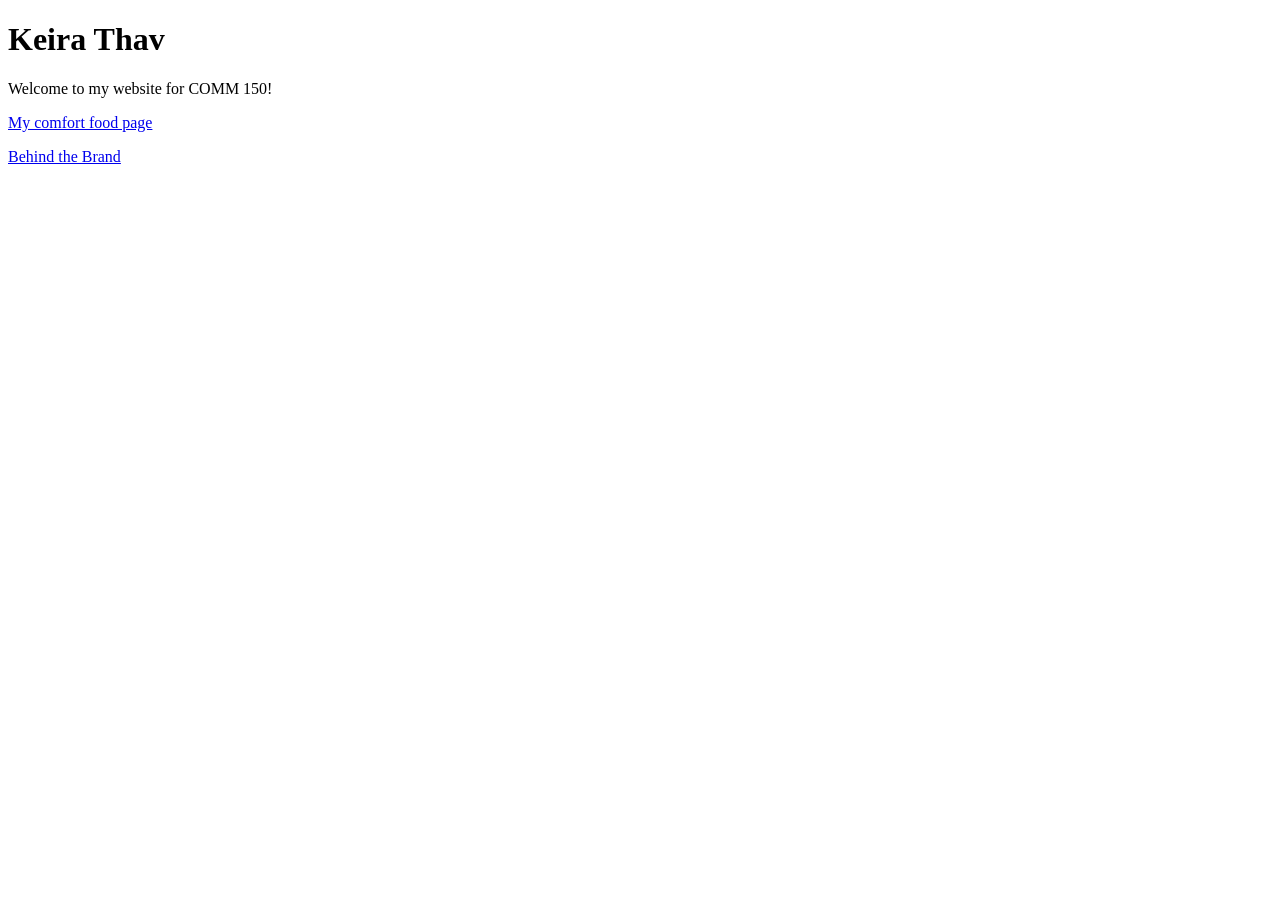
<file: index.html>
<!DOCTYPE html>
<html lang="en">
<head>
  <meta charset="UTF-8">
  <meta name="viewport" content="width=device-width, initial-scale=1.0">
  <title>Keira Thav | COMM 150</title>
</head>
<body>
  <h1>Keira Thav</h1>
  <p>Welcome to my website for COMM 150!</p>
<p><a href="food.html">My comfort food page</a></p>
<p><a href="brands.html">Behind the Brand</a></p>
</body>
</html>
</file>
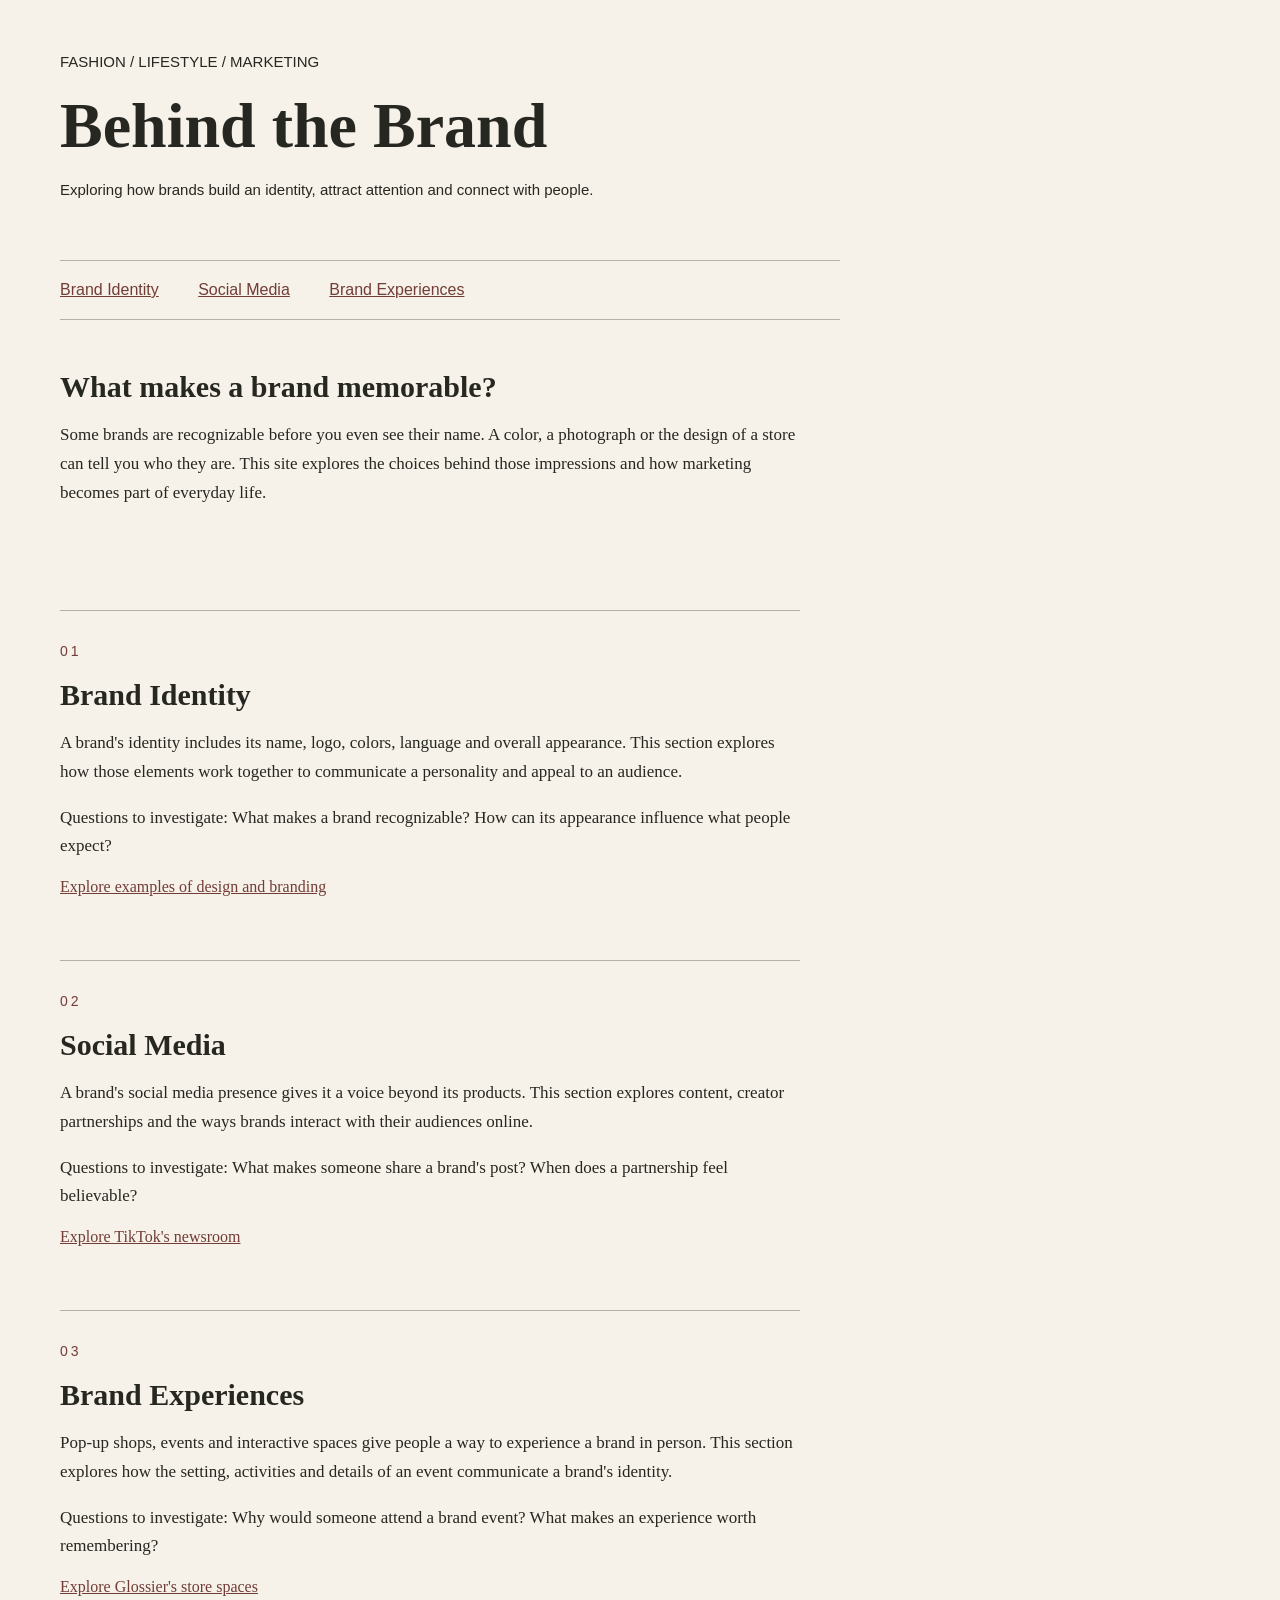
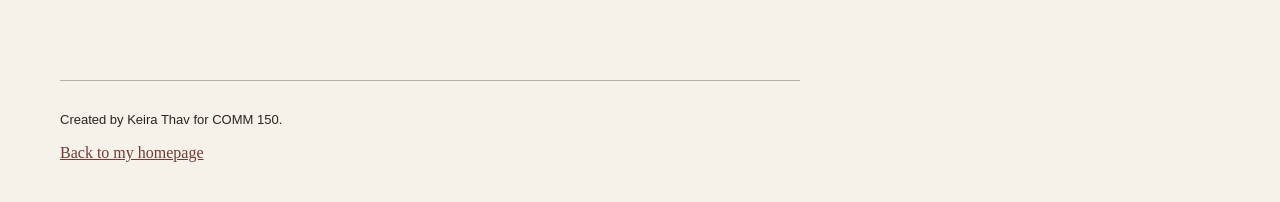
<file: brands.html>
<!DOCTYPE html>
<html lang="en">
<head>
    <meta charset="UTF-8">
    <title>Behind the Brand</title>
    <link rel="stylesheet" href="brands.css">
</head>

<body>

    <div id="header">
        <p>FASHION / LIFESTYLE / MARKETING</p>
        <h1>Behind the Brand</h1>
        <p>
            Exploring how brands build an identity,
            attract attention and connect with people.
        </p>
    </div>

    <div id="navigation">
        <a href="#identity">Brand Identity</a>
        <a href="#social">Social Media</a>
        <a href="#experiences">Brand Experiences</a>
    </div>

    <div id="introduction">
        <h2>What makes a brand memorable?</h2>
        <p>
            Some brands are recognizable before you even see their
            name. A color, a photograph or the design of a store
            can tell you who they are. This site explores the
            choices behind those impressions and how marketing
            becomes part of everyday life.
        </p>
    </div>

    <div id="identity">
        <p class="number">01</p>
        <h2>Brand Identity</h2>
        <p>
            A brand's identity includes its name, logo, colors,
            language and overall appearance. This section explores
            how those elements work together to communicate a
            personality and appeal to an audience.
        </p>
        <p>
            Questions to investigate: What makes a brand recognizable?
            How can its appearance influence what people expect?
        </p>
        <a href="https://www.pentagram.com/work">
            Explore examples of design and branding
        </a>
    </div>

    <div id="social">
        <p class="number">02</p>
        <h2>Social Media</h2>
        <p>
            A brand's social media presence gives it a voice beyond
            its products. This section explores content, creator
            partnerships and the ways brands interact with their
            audiences online.
        </p>
        <p>
            Questions to investigate: What makes someone share a
            brand's post? When does a partnership feel believable?
        </p>
        <a href="https://newsroom.tiktok.com/">
            Explore TikTok's newsroom
        </a>
    </div>

    <div id="experiences">
        <p class="number">03</p>
        <h2>Brand Experiences</h2>
        <p>
            Pop-up shops, events and interactive spaces give people
            a way to experience a brand in person. This section
            explores how the setting, activities and details of
            an event communicate a brand's identity.
        </p>
        <p>
            Questions to investigate: Why would someone attend a
            brand event? What makes an experience worth remembering?
        </p>
        <a href="https://www.glossier.com/pages/stores">
            Explore Glossier's store spaces
        </a>
    </div>

    <div id="footer">
        <p>Created by Keira Thav for COMM 150.</p>
        <a href="index.html">Back to my homepage</a>
    </div>

</body>
</html>
</file>
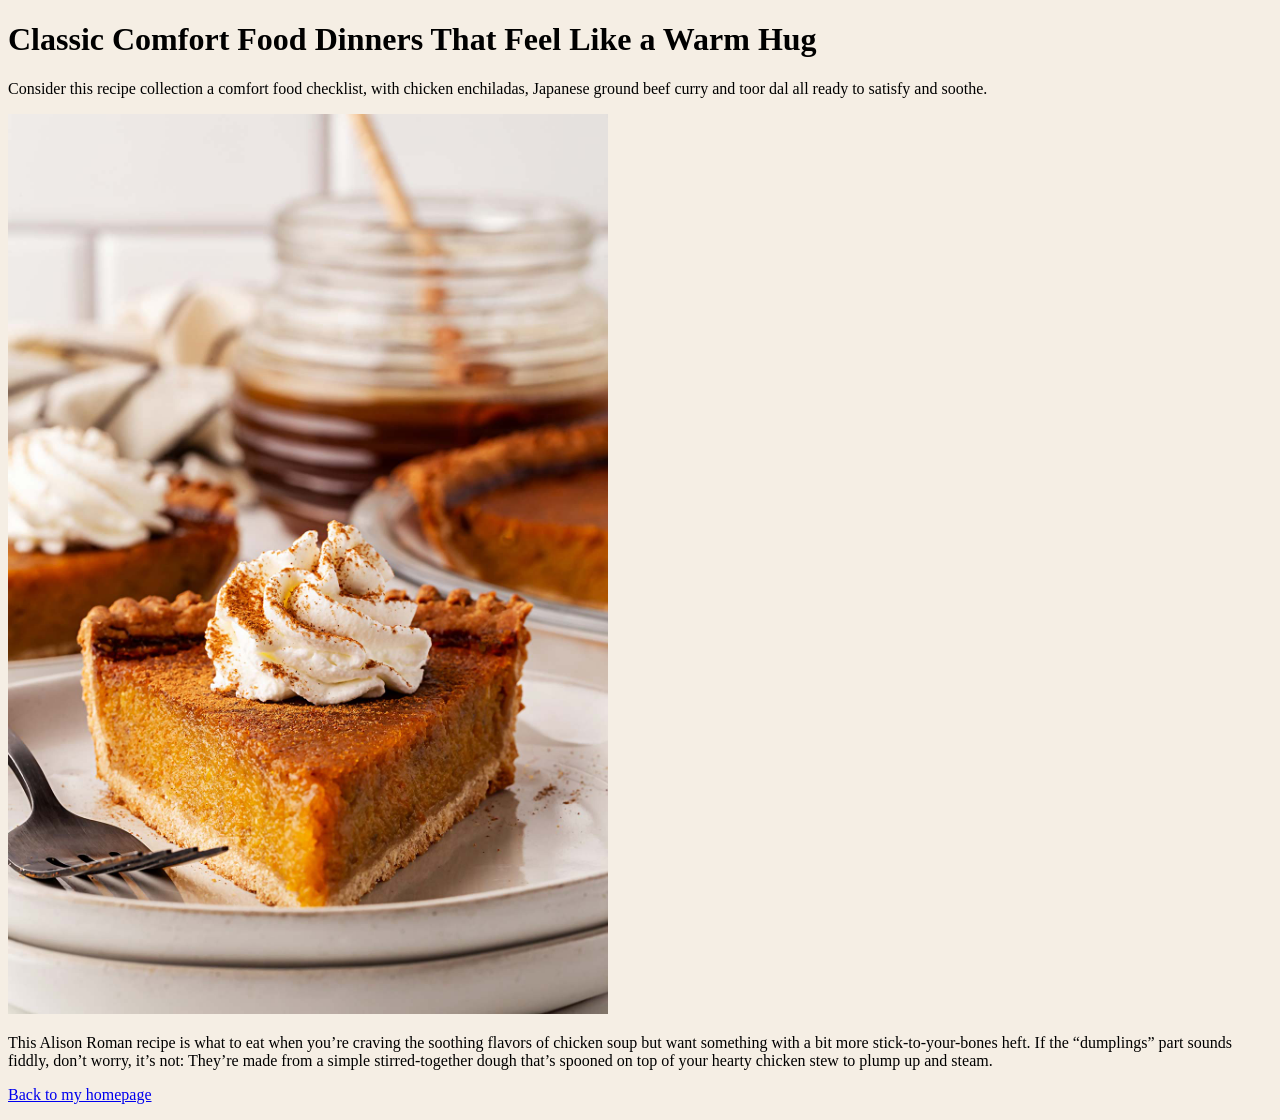
<file: food.html>
<!DOCTYPE html>
<html lang="en">
<head>
    <meta charset="UTF-8">
    <title>Classic Comfort Food</title>
</head>

<body style="background-color: #f5eee4;">

    <h1>Classic Comfort Food Dinners That Feel Like a Warm Hug</h1>

    <p>
        Consider this recipe collection a comfort food checklist,
        with chicken enchiladas, Japanese ground beef curry and
        toor dal all ready to satisfy and soothe.
    </p>

    <img src="food.jpg"
         alt="A comforting food dish"
         width="600">

    <p>
        This Alison Roman recipe is what to eat when you’re craving
        the soothing flavors of chicken soup but want something
        with a bit more stick-to-your-bones heft. If the “dumplings”
        part sounds fiddly, don’t worry, it’s not: They’re made from
        a simple stirred-together dough that’s spooned on top of
        your hearty chicken stew to plump up and steam.
    </p>

    <p><a href="index.html">Back to my homepage</a></p>

</body>
</html>
</file>
<file: brands.css>
body {
    background-color: #f6f1e9;
    color: #272721;
    font-family: Georgia, serif;
}

#header {
    position: absolute;
    top: 35px;
    left: 60px;
    width: 780px;
}

#header p {
    font-family: Arial, sans-serif;
    font-size: 15px;
    line-height: 1.6;
}

h1 {
    font-size: 64px;
    margin: 15px 0;
}

h2 {
    font-size: 30px;
    margin: 10px 0;
}

p {
    font-size: 17px;
    line-height: 1.7;
}

a {
    color: #713d36;
}

a:hover {
    color: #272721;
}

a:focus {
    outline: 2px solid #713d36;
}

#navigation {
    position: absolute;
    top: 260px;
    left: 60px;
    width: 780px;
    padding: 20px 0;
    border-top: 1px solid #b8afa4;
    border-bottom: 1px solid #b8afa4;
    font-family: Arial, sans-serif;
}

#navigation a {
    margin-right: 35px;
}

#introduction {
    position: absolute;
    top: 360px;
    left: 60px;
    width: 740px;
}

#identity {
    position: absolute;
    top: 610px;
    left: 60px;
    width: 740px;
    border-top: 1px solid #b8afa4;
    padding-top: 15px;
}

#social {
    position: absolute;
    top: 960px;
    left: 60px;
    width: 740px;
    border-top: 1px solid #b8afa4;
    padding-top: 15px;
}

#experiences {
    position: absolute;
    top: 1310px;
    left: 60px;
    width: 740px;
    border-top: 1px solid #b8afa4;
    padding-top: 15px;
}

.number {
    color: #713d36;
    font-family: Arial, sans-serif;
    font-size: 14px;
    letter-spacing: 3px;
}

#footer {
    position: absolute;
    top: 1680px;
    left: 60px;
    width: 740px;
    border-top: 1px solid #b8afa4;
    padding-top: 15px;
    padding-bottom: 40px;
}

#footer p {
    font-family: Arial, sans-serif;
    font-size: 13px;
}
</file>
